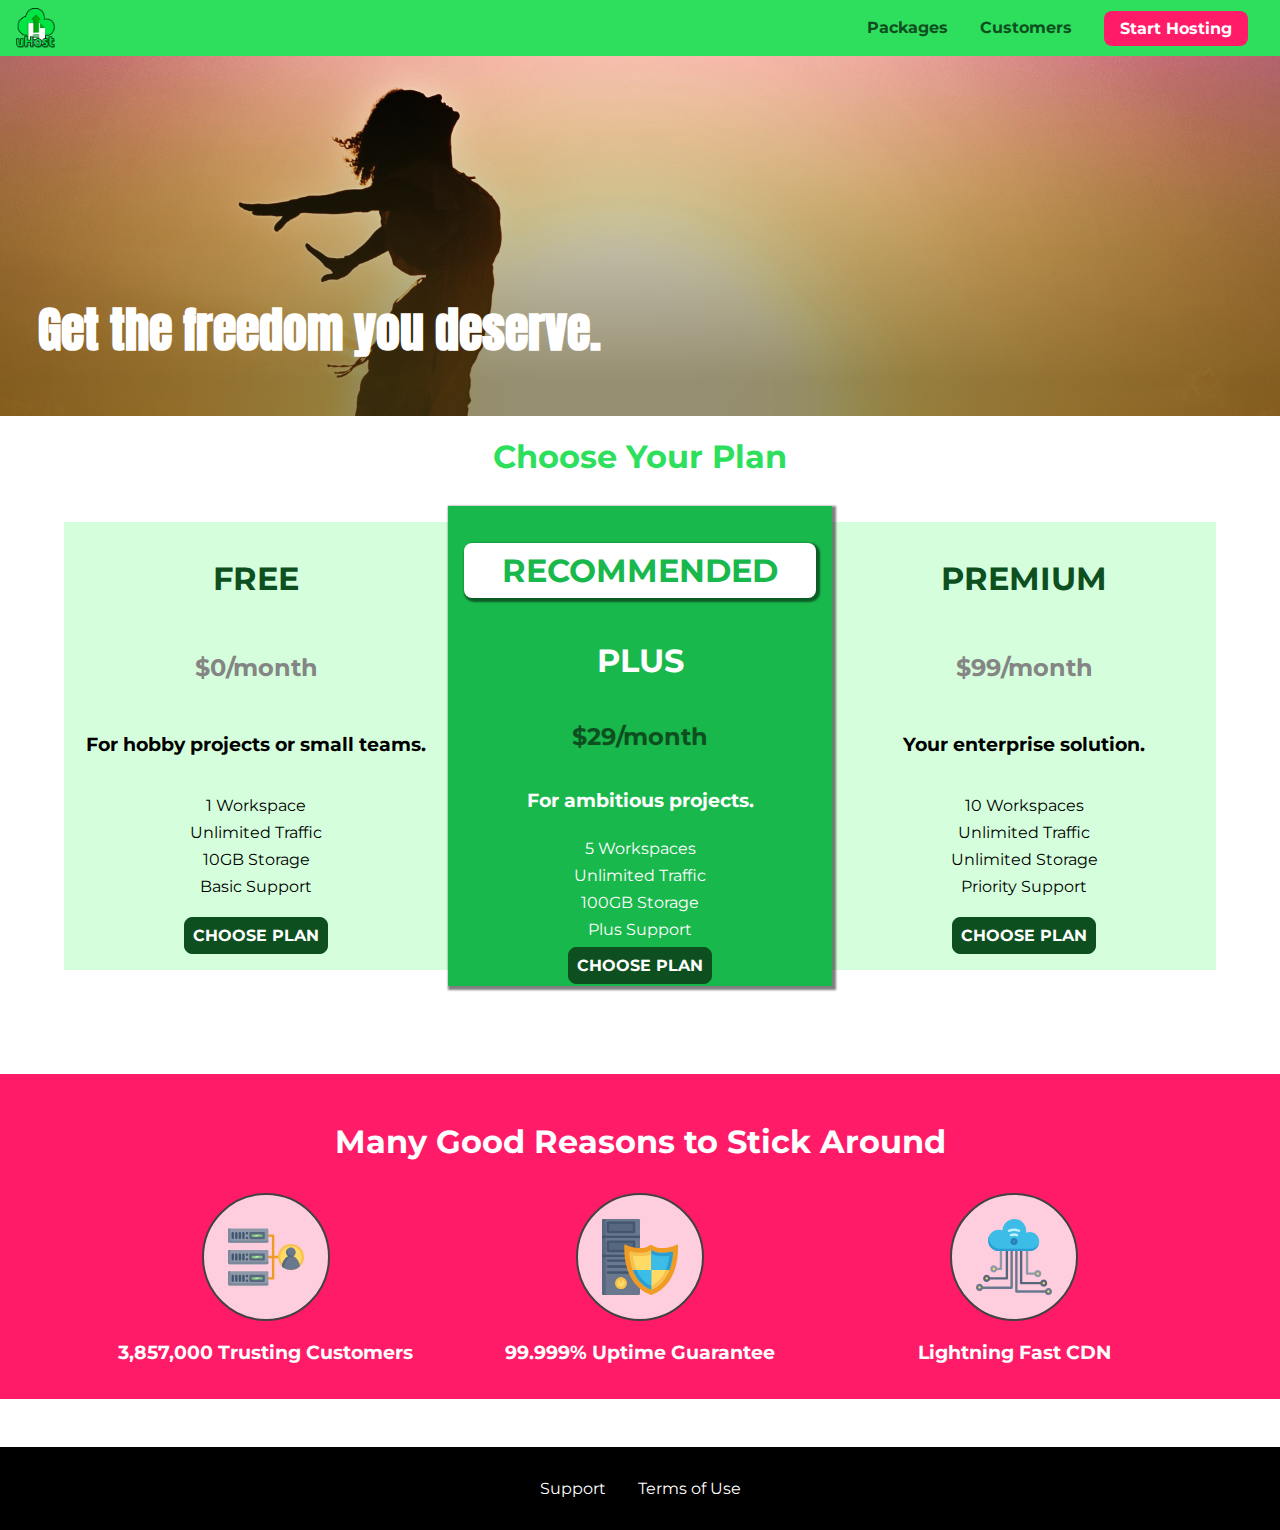
<file: index.html>
<!DOCTYPE html>
<html lang="en">

<head>
    <meta charset="UTF-8">
    <meta http-equiv="X-UA-Compatible" content="ie=edge">
    <meta name="viewport" content="width=device-width, initial-scale=1.0">
    <title>uHost</title>
    <link rel="shortcut icon" href="favicon.png">
    <link rel="stylesheet" href="shared.css">
    <link rel="stylesheet" href="main.css">
</head>

<body>
    <div class="backdrop"></div>
    <div class="modal">
        <h1 class="modal__title">Do you want to continue?</h1>
        <div class="modal__actions">
            <a href="start-hosting/index.html" class="modal__action">Yes!</a>
            <button class="modal__action modal__action--negative" type="button">No!</button>
        </div>
    </div>
    <header class="main-header">
        <div>
            <button class="toggle-button">
                <span class="toggle-button__bar"></span>
                <span class="toggle-button__bar"></span>
                <span class="toggle-button__bar"></span>
            </button>
            <a href="index.html" class="main-header__brand">
                <img src="images/uhost-icon.png" alt="uHost - Your favorite hosting company">
            </a>
        </div>
        <nav class="main-nav">
            <ul class="main-nav__items">
                <li class="main-nav__item">
                    <a href="packages/index.html">Packages</a>
                </li>
                <li class="main-nav__item">
                    <a href="customers/index.html">Customers</a>
                </li>
                <li class="main-nav__item main-nav__item--cta">
                    <a href="start-hosting/index.html">Start Hosting</a>
                </li>
            </ul>
        </nav>
    </header>
    <nav class="mobile-nav">
        <ul class="mobile-nav__items">
            <li class="mobile-nav__item">
                <a href="packages/index.html">Packages</a>
            </li>
            <li class="mobile-nav__item">
                <a href="customers/index.html">Customers</a>
            </li>
            <li class="mobile-nav__item mobile-nav__item--cta">
                <a href="start-hosting/index.html">Start Hosting</a>
            </li>
        </ul>
    </nav>
    <main>
        <section id="product-overview">
            <h1>Get the freedom you deserve.</h1>
        </section>
        <section id="plans">
            <h1 class="section-title">Choose Your Plan</h1>
            <div class="plan__list">
                <article class="plan">
                    <h1 class="plan__title">FREE</h1>
                    <h2 class="plan__price">$0/month</h2>
                    <h3>For hobby projects or small teams.</h3>
                    <ul class="plan__features">
                        <li class="plan__feature">1 Workspace</li>
                        <li class="plan__feature">Unlimited Traffic</li>
                        <li class="plan__feature">10GB Storage</li>
                        <li class="plan__feature">Basic Support</li>
                    </ul>
                    <div>
                        <button class="button">CHOOSE PLAN</button>
                    </div>
                </article>
                <article class="plan plan--highlighted">
                    <h1 class="plan__annotation">RECOMMENDED</h1>
                    <h1 class="plan__title">PLUS</h1>
                    <h2 class="plan__price">$29/month</h2>
                    <h3>For ambitious projects.</h3>
                    <ul class="plan__features">
                        <li class="plan__feature">5 Workspaces</li>
                        <li class="plan__feature">Unlimited Traffic</li>
                        <li class="plan__feature">100GB Storage</li>
                        <li class="plan__feature">Plus Support</li>
                    </ul>
                    <div>
                        <button class="button">CHOOSE PLAN</button>
                    </div>
                </article>
                <article class="plan">
                    <h1 class="plan__title">PREMIUM</h1>
                    <h2 class="plan__price">$99/month</h2>
                    <h3>Your enterprise solution.</h3>
                    <ul class="plan__features">
                        <li class="plan__feature">10 Workspaces</li>
                        <li class="plan__feature">Unlimited Traffic</li>
                        <li class="plan__feature">Unlimited Storage</li>
                        <li class="plan__feature">Priority Support</li>
                    </ul>
                    <div>
                        <button class="button">CHOOSE PLAN</button>
                    </div>
                </article>
            </div>
        </section>
        <section id="key-features">
            <h1 class="section-title">Many Good Reasons to Stick Around</h1>
            <ul class="key-feature__list">
                <li class="key-feature">
                    <div class="key-feature__image">
                        <svg viewBox="0 0 512 512">
                            <path style="fill:#F09B24;" d="M344,248h-32V112c0-4.418-3.582-8-8-8h-40c-4.418,0-8,3.582-8,8s3.582,8,8,8h32v128h-32  c-4.418,0-8,3.582-8,8s3.582,8,8,8h32v128h-32c-4.418,0-8,3.582-8,8s3.582,8,8,8h40c4.418,0,8-3.582,8-8V264h32c4.418,0,8-3.582,8-8  S348.418,248,344,248z"
                            />
                            <path style="fill:#8E9AA9;" d="M264,64H8c-4.418,0-8,3.582-8,8v80c0,4.418,3.582,8,8,8h256c4.418,0,8-3.582,8-8V72  C272,67.582,268.418,64,264,64z"
                            />
                            <path style="fill:#7C899B;" d="M24,144c-4.418,0-8-3.582-8-8V64H8c-4.418,0-8,3.582-8,8v80c0,4.418,3.582,8,8,8h256  c4.418,0,8-3.582,8-8v-8H24z"
                            />
                            <rect x="152" y="96" style="fill:#B8E3A8;" width="88" height="32" />
                            <g>
                                <polygon style="fill:#7EC97D;" points="152,96 152,128 166,128 198,96  " />
                                <polygon style="fill:#7EC97D;" points="220,96 188,128 240,128 240,96  " />
                            </g>
                            <path style="fill:#56677E;" d="M240,136h-88c-4.418,0-8-3.582-8-8V96c0-4.418,3.582-8,8-8h88c4.418,0,8,3.582,8,8v32  C248,132.418,244.418,136,240,136z M160,120h72v-16h-72V120z"
                            />
                            <g>
                                <path style="fill:#435670;" d="M32,136c-4.418,0-8-3.582-8-8V96c0-4.418,3.582-8,8-8s8,3.582,8,8v32C40,132.418,36.418,136,32,136z   "
                                />
                                <path style="fill:#435670;" d="M56,136c-4.418,0-8-3.582-8-8V96c0-4.418,3.582-8,8-8s8,3.582,8,8v32C64,132.418,60.418,136,56,136z   "
                                />
                                <path style="fill:#435670;" d="M80,136c-4.418,0-8-3.582-8-8V96c0-4.418,3.582-8,8-8s8,3.582,8,8v32C88,132.418,84.418,136,80,136z   "
                                />
                                <path style="fill:#435670;" d="M104,136c-4.418,0-8-3.582-8-8V96c0-4.418,3.582-8,8-8s8,3.582,8,8v32   C112,132.418,108.418,136,104,136z"
                                />
                                <path style="fill:#435670;" d="M128,105c-4.418,0-8-3.582-8-8v-1c0-4.418,3.582-8,8-8s8,3.582,8,8v1   C136,101.418,132.418,105,128,105z"
                                />
                                <path style="fill:#435670;" d="M128,136c-4.418,0-8-3.582-8-8v-1c0-4.418,3.582-8,8-8s8,3.582,8,8v1   C136,132.418,132.418,136,128,136z"
                                />
                            </g>
                            <path style="fill:#8E9AA9;" d="M264,208H8c-4.418,0-8,3.582-8,8v80c0,4.418,3.582,8,8,8h256c4.418,0,8-3.582,8-8v-80  C272,211.582,268.418,208,264,208z"
                            />
                            <path style="fill:#7C899B;" d="M24,288c-4.418,0-8-3.582-8-8v-72H8c-4.418,0-8,3.582-8,8v80c0,4.418,3.582,8,8,8h256  c4.418,0,8-3.582,8-8v-8H24z"
                            />
                            <rect x="152" y="240" style="fill:#B8E3A8;" width="88" height="32" />
                            <g>
                                <polygon style="fill:#7EC97D;" points="152,240 152,272 166,272 198,240  " />
                                <polygon style="fill:#7EC97D;" points="220,240 188,272 240,272 240,240  " />
                            </g>
                            <path style="fill:#56677E;" d="M240,280h-88c-4.418,0-8-3.582-8-8v-32c0-4.418,3.582-8,8-8h88c4.418,0,8,3.582,8,8v32  C248,276.418,244.418,280,240,280z M160,264h72v-16h-72V264z"
                            />
                            <g>
                                <path style="fill:#435670;" d="M32,280c-4.418,0-8-3.582-8-8v-32c0-4.418,3.582-8,8-8s8,3.582,8,8v32C40,276.418,36.418,280,32,280   z"
                                />
                                <path style="fill:#435670;" d="M56,280c-4.418,0-8-3.582-8-8v-32c0-4.418,3.582-8,8-8s8,3.582,8,8v32C64,276.418,60.418,280,56,280   z"
                                />
                                <path style="fill:#435670;" d="M80,280c-4.418,0-8-3.582-8-8v-32c0-4.418,3.582-8,8-8s8,3.582,8,8v32C88,276.418,84.418,280,80,280   z"
                                />
                                <path style="fill:#435670;" d="M104,280c-4.418,0-8-3.582-8-8v-32c0-4.418,3.582-8,8-8s8,3.582,8,8v32   C112,276.418,108.418,280,104,280z"
                                />
                                <path style="fill:#435670;" d="M128,249c-4.418,0-8-3.582-8-8v-1c0-4.418,3.582-8,8-8s8,3.582,8,8v1   C136,245.418,132.418,249,128,249z"
                                />
                                <path style="fill:#435670;" d="M128,280c-4.418,0-8-3.582-8-8v-1c0-4.418,3.582-8,8-8s8,3.582,8,8v1   C136,276.418,132.418,280,128,280z"
                                />
                            </g>
                            <path style="fill:#8E9AA9;" d="M264,352H8c-4.418,0-8,3.582-8,8v80c0,4.418,3.582,8,8,8h256c4.418,0,8-3.582,8-8v-80  C272,355.582,268.418,352,264,352z"
                            />
                            <path style="fill:#7C899B;" d="M24,432c-4.418,0-8-3.582-8-8v-72H8c-4.418,0-8,3.582-8,8v80c0,4.418,3.582,8,8,8h256  c4.418,0,8-3.582,8-8v-8H24z"
                            />
                            <rect x="152" y="384" style="fill:#B8E3A8;" width="88" height="32" />
                            <g>
                                <polygon style="fill:#7EC97D;" points="152,384 152,416 166,416 198,384  " />
                                <polygon style="fill:#7EC97D;" points="220,384 188,416 240,416 240,384  " />
                            </g>
                            <path style="fill:#56677E;" d="M240,424h-88c-4.418,0-8-3.582-8-8v-32c0-4.418,3.582-8,8-8h88c4.418,0,8,3.582,8,8v32  C248,420.418,244.418,424,240,424z M160,408h72v-16h-72V408z"
                            />
                            <g>
                                <path style="fill:#435670;" d="M32,424c-4.418,0-8-3.582-8-8v-32c0-4.418,3.582-8,8-8s8,3.582,8,8v32C40,420.418,36.418,424,32,424   z"
                                />
                                <path style="fill:#435670;" d="M56,424c-4.418,0-8-3.582-8-8v-32c0-4.418,3.582-8,8-8s8,3.582,8,8v32C64,420.418,60.418,424,56,424   z"
                                />
                                <path style="fill:#435670;" d="M80,424c-4.418,0-8-3.582-8-8v-32c0-4.418,3.582-8,8-8s8,3.582,8,8v32C88,420.418,84.418,424,80,424   z"
                                />
                                <path style="fill:#435670;" d="M104,424c-4.418,0-8-3.582-8-8v-32c0-4.418,3.582-8,8-8s8,3.582,8,8v32   C112,420.418,108.418,424,104,424z"
                                />
                                <path style="fill:#435670;" d="M128,393c-4.418,0-8-3.582-8-8v-1c0-4.418,3.582-8,8-8s8,3.582,8,8v1   C136,389.418,132.418,393,128,393z"
                                />
                                <path style="fill:#435670;" d="M128,424c-4.418,0-8-3.582-8-8v-1c0-4.418,3.582-8,8-8s8,3.582,8,8v1   C136,420.418,132.418,424,128,424z"
                                />
                            </g>
                            <path style="fill:#F7C14D;" d="M424,168c-48.523,0-88,39.477-88,88s39.477,88,88,88s88-39.477,88-88S472.523,168,424,168z" />
                            <path style="fill:#FFDB66;" d="M424,184c-39.701,0-72,32.299-72,72s32.299,72,72,72s72-32.299,72-72S463.701,184,424,184z" />
                            <path style="fill:#69788D;" d="M484.893,314.16C476.393,274.588,451.922,248,424,248s-52.393,26.588-60.893,66.16  c-0.605,2.82,0.354,5.749,2.511,7.664C381.731,336.124,402.465,344,424,344s42.269-7.876,58.381-22.176  C484.539,319.909,485.498,316.98,484.893,314.16z"
                            />
                            <path style="fill:#56677E;" d="M434.053,249.171C430.768,248.403,427.411,248,424,248c-27.922,0-52.393,26.588-60.893,66.16  c-0.605,2.82,0.354,5.749,2.511,7.664c3.383,3.002,6.979,5.703,10.734,8.125C384.904,286.243,407.373,255.378,434.053,249.171z"
                            />
                            <path style="fill:#69788D;" d="M424,192c-17.645,0-32,14.355-32,32s14.355,32,32,32s32-14.355,32-32S441.645,192,424,192z" />
                            <path style="fill:#56677E;" d="M432,248c-17.645,0-32-14.355-32-32c0-6.783,2.128-13.076,5.742-18.258  C397.444,203.53,392,213.138,392,224c0,17.645,14.355,32,32,32c10.862,0,20.471-5.444,26.258-13.742  C445.076,245.872,438.783,248,432,248z"
                            />

                        </svg>
                    </div>
                    <p class="key-feature__description">3,857,000 Trusting Customers</p>
                </li>
                <li class="key-feature">
                    <div class="key-feature__image">
                        <svg viewBox="0 0 512 512">
                            <path style="fill:#69788D;" d="M248,0H8C3.582,0,0,3.582,0,8v496c0,4.418,3.582,8,8,8h240c4.418,0,8-3.582,8-8V8  C256,3.582,252.418,0,248,0z"
                            />
                            <path style="fill:#56677E;" d="M24,504V8c0-4.418,3.582-8,8-8H8C3.582,0,0,3.582,0,8v496c0,4.418,3.582,8,8,8h24  C27.582,512,24,508.418,24,504z"
                            />
                            <g>
                                <rect x="0" y="112" style="fill:#435670;" width="256" height="16" />
                                <rect x="0" y="240" style="fill:#435670;" width="256" height="16" />
                            </g>
                            <path style="fill:#F7C14D;" d="M128,392c-22.056,0-40,17.944-40,40s17.944,40,40,40s40-17.944,40-40S150.056,392,128,392z" />
                            <path style="fill:#FFDB66;" d="M128,408c-13.233,0-24,10.767-24,24s10.767,24,24,24s24-10.767,24-24S141.233,408,128,408z" />
                            <path style="fill:#F7C14D;" d="M128,392c-2.739,0-5.414,0.278-8,0.805V424c0,4.418,3.582,8,8,8c4.418,0,8-3.582,8-8v-31.195  C133.414,392.278,130.739,392,128,392z"
                            />
                            <g>
                                <path style="fill:#435670;" d="M216,288H40c-4.418,0-8-3.582-8-8s3.582-8,8-8h176c4.418,0,8,3.582,8,8S220.418,288,216,288z"
                                />
                                <path style="fill:#435670;" d="M216,328H40c-4.418,0-8-3.582-8-8s3.582-8,8-8h176c4.418,0,8,3.582,8,8S220.418,328,216,328z"
                                />
                                <path style="fill:#435670;" d="M216,368H40c-4.418,0-8-3.582-8-8s3.582-8,8-8h176c4.418,0,8,3.582,8,8S220.418,368,216,368z"
                                />
                                <path style="fill:#435670;" d="M216,16H40c-4.418,0-8,3.582-8,8v64c0,4.418,3.582,8,8,8h176c4.418,0,8-3.582,8-8V24   C224,19.582,220.418,16,216,16z"
                                />
                            </g>
                            <rect x="48" y="32" style="fill:#56677E;" width="160" height="48" />
                            <path style="fill:#435670;" d="M216,144H40c-4.418,0-8,3.582-8,8v64c0,4.418,3.582,8,8,8h176c4.418,0,8-3.582,8-8v-64  C224,147.582,220.418,144,216,144z"
                            />
                            <rect x="48" y="160" style="fill:#56677E;" width="160" height="48" />
                            <path style="fill:#F09B24;" d="M511.747,180.237c-0.194-6.537-8.107-10.107-13.135-5.894c-5.6,4.693-42.904,21.282-98.514,21.282  c-33.45,0-64.625-20.999-64.929-21.206c-2.9-1.991-6.764-1.85-9.512,0.346c-2.677,2.135-27.201,20.86-63.793,20.86  c-55.607,0-92.914-16.589-98.515-21.282c-5.028-4.211-12.941-0.645-13.135,5.894c-1.634,54.834,4.655,105.941,18.693,151.903  c12.096,39.604,29.759,74.047,52.497,102.373c27.538,34.304,62.743,59.882,104.66,76.045c3.069,1.918,6.757,1.921,9.83,0  c41.917-16.163,77.122-41.741,104.66-76.045c22.738-28.326,40.401-62.77,52.497-102.373  C507.092,286.179,513.381,235.071,511.747,180.237z"
                            />
                            <path style="fill:#F7C14D;" d="M476.21,221.226c-1.953-1.631-4.568-2.235-7.036-1.628c-21.686,5.327-44.926,8.028-69.075,8.028  c-25.926,0-49.633-8.975-64.955-16.504c-2.307-1.134-5.016-1.091-7.284,0.116c-14.059,7.477-36.919,16.388-65.994,16.388  c-24.153,0-47.394-2.701-69.075-8.028c-5.155-1.268-10.221,2.966-9.894,8.261c2.077,33.693,7.668,65.635,16.616,94.935  c22.774,74.565,66.139,126.334,128.888,153.868c2.032,0.891,4.397,0.891,6.43,0c61.777-27.107,104.716-78.876,127.62-153.868  c8.948-29.3,14.539-61.241,16.616-94.935C479.224,225.319,478.163,222.856,476.21,221.226z"
                            />
                            <path style="fill:#FFDB66;" d="M331.609,451.727c-52.604-25.289-89.304-70.987-109.144-135.944  c-6.532-21.39-11.162-44.336-13.82-68.447c17.133,2.852,34.952,4.291,53.22,4.291c29.394,0,53.376-7.793,69.978-15.561  c17.44,7.736,41.656,15.561,68.256,15.561c18.267,0,36.085-1.439,53.219-4.291c-2.659,24.112-7.288,47.06-13.82,68.448  C419.545,381.108,383.27,426.805,331.609,451.727z"
                            />
                            <g>
                                <path style="fill:#2C9DD4;" d="M479.066,227.858c0.157-2.539-0.903-5.002-2.856-6.633s-4.568-2.235-7.036-1.628   c-21.686,5.327-44.926,8.028-69.075,8.028c-25.926,0-49.633-8.975-64.955-16.504c-1.057-0.52-2.2-0.78-3.345-0.806l-0.072,133.351   h123.601c2.556-6.746,4.933-13.702,7.123-20.874C471.398,293.493,476.989,261.552,479.066,227.858z"
                                />
                                <path style="fill:#2C9DD4;" d="M206.658,343.667c24.153,63.42,65.028,108.108,121.743,132.995c1.031,0.452,2.147,0.673,3.263,0.666   l0.063-133.661H206.658z"
                                />
                            </g>
                            <g>
                                <path style="fill:#3CBDE8;" d="M439.497,315.783c6.532-21.389,11.161-44.336,13.82-68.448c-17.134,2.852-34.952,4.291-53.219,4.291   c-26.6,0-50.815-7.824-68.256-15.561l-0.116,107.601h97.758C433.179,334.807,436.524,325.518,439.497,315.783z"
                                />
                                <path style="fill:#3CBDE8;" d="M232.523,343.667c21.144,50.298,54.363,86.56,99.087,108.06l0.117-108.06H232.523z" />
                            </g>
                        </svg>
                    </div>
                    <p class="key-feature__description">99.999% Uptime Guarantee</p>
                </li>
                <li class="key-feature">
                    <div class="key-feature__image">
                        <svg viewBox="0 0 512 512">
                            <path style="fill:#8E9AA9;" d="M168,200c-4.418,0-8,3.582-8,8v120h-17.376c-3.302-9.311-12.194-16-22.624-16  c-13.234,0-24,10.767-24,24s10.766,24,24,24c10.429,0,19.321-6.689,22.624-16H168c4.418,0,8-3.582,8-8V208  C176,203.582,172.418,200,168,200z"
                            />
                            <path style="fill:#FFDB66;" d="M120,328c-4.411,0-8,3.589-8,8s3.589,8,8,8s8-3.589,8-8S124.411,328,120,328z" />
                            <path style="fill:#56677E;" d="M208,200c-4.418,0-8,3.582-8,8v184H94.624C91.322,382.689,82.43,376,72,376  c-13.234,0-24,10.767-24,24s10.766,24,24,24c10.429,0,19.321-6.689,22.624-16H208c4.418,0,8-3.582,8-8V208  C216,203.582,212.418,200,208,200z"
                            />
                            <path style="fill:#FFDB66;" d="M72,392c-4.411,0-8,3.589-8,8s3.589,8,8,8s8-3.589,8-8S76.411,392,72,392z" />
                            <path style="fill:#69788D;" d="M240,208c-4.418,0-8,3.582-8,8v239H47.24c-2.671-10.34-12.078-18-23.24-18c-13.234,0-24,10.767-24,24  s10.766,24,24,24c9.666,0,18.009-5.747,21.809-14H240c4.418,0,8-3.582,8-8V216C248,211.582,244.418,208,240,208z"
                            />
                            <path style="fill:#FFDB66;" d="M24,453c-4.411,0-8,3.589-8,8s3.589,8,8,8s8-3.589,8-8S28.411,453,24,453z" />
                            <path style="fill:#69788D;" d="M488,464c-10.429,0-19.321,6.689-22.624,16H280V208c0-4.418-3.582-8-8-8s-8,3.582-8,8v280  c0,4.418,3.582,8,8,8h193.376c3.302,9.311,12.194,16,22.624,16c13.234,0,24-10.767,24-24S501.234,464,488,464z"
                            />
                            <path style="fill:#FFDB66;" d="M488,480c-4.411,0-8,3.589-8,8s3.589,8,8,8s8-3.589,8-8S492.411,480,488,480z" />
                            <path style="fill:#56677E;" d="M456,408c-10.429,0-19.321,6.689-22.624,16H312V208c0-4.418-3.582-8-8-8s-8,3.582-8,8v224  c0,4.418,3.582,8,8,8h129.376c3.302,9.311,12.194,16,22.624,16c13.234,0,24-10.767,24-24S469.234,408,456,408z"
                            />
                            <path style="fill:#FFDB66;" d="M456,424c-4.411,0-8,3.589-8,8s3.589,8,8,8s8-3.589,8-8S460.411,424,456,424z" />
                            <path style="fill:#8E9AA9;" d="M416,344c-10.429,0-19.321,6.689-22.624,16H352V208c0-4.418-3.582-8-8-8s-8,3.582-8,8v160  c0,4.418,3.582,8,8,8h49.376c3.302,9.311,12.194,16,22.624,16c13.234,0,24-10.767,24-24S429.234,344,416,344z"
                            />
                            <path style="fill:#FFDB66;" d="M416,360c-4.411,0-8,3.589-8,8s3.589,8,8,8s8-3.589,8-8S420.411,360,416,360z" />
                            <path style="fill:#3CBDE8;" d="M362,88c-8.741,0-17.231,1.751-25.06,5.085C337.646,88.797,338,84.43,338,80  c0-44.112-35.888-80-80-80c-42.823,0-77.895,33.816-79.909,76.149C170.393,73.415,162.244,72,154,72c-39.701,0-72,32.299-72,72  s32.299,72,72,72h208c35.29,0,64-28.71,64-64S397.29,88,362,88z"
                            />
                            <path style="fill:#2C9DD4;" d="M368,200H160c-39.701,0-72-32.299-72-72c0-5.863,0.721-11.559,2.05-17.019  C84.918,120.88,82,132.102,82,144c0,39.701,32.299,72,72,72h208c30.389,0,55.88-21.296,62.379-49.743  C413.565,186.327,392.352,200,368,200z"
                            />
                            <path style="fill:#2A7DB5;" d="M256,128c-13.234,0-24,10.767-24,24s10.766,24,24,24c13.233,0,24-10.767,24-24S269.233,128,256,128z"
                            />
                            <path style="fill:#2C9DD4;" d="M256,144c-4.411,0-8,3.589-8,8s3.589,8,8,8c4.411,0,8-3.589,8-8S260.411,144,256,144z" />
                            <g>
                                <path style="fill:#C5F1FA;" d="M221.755,87.695c-2.994,0-5.864-1.688-7.233-4.572c-1.894-3.991-0.194-8.763,3.798-10.657   C230.157,66.849,242.834,64,256,64c13.166,0,25.844,2.849,37.68,8.466c3.992,1.895,5.692,6.666,3.798,10.657   s-6.666,5.692-10.657,3.798C277.144,82.328,266.774,80,256,80c-10.774,0-21.144,2.328-30.821,6.921   C224.072,87.446,222.904,87.695,221.755,87.695z"
                                />
                                <path style="fill:#C5F1FA;" d="M276.545,116.618c-1.148,0-2.316-0.249-3.424-0.774C267.745,113.293,261.985,112,256,112   c-5.985,0-11.745,1.293-17.121,3.844c-3.991,1.895-8.763,0.192-10.657-3.798c-1.894-3.992-0.193-8.764,3.798-10.657   C239.557,97.813,247.625,96,256,96c8.376,0,16.444,1.813,23.98,5.389c3.991,1.894,5.692,6.665,3.798,10.657   C282.41,114.93,279.539,116.618,276.545,116.618z"
                                />
                            </g>

                        </svg>
                    </div>
                    <p class="key-feature__description">Lightning Fast CDN</p>
                </li>
            </ul>
        </section>
    </main>
    <footer class="main-footer">
        <nav>
            <ul class="main-footer__links">
                <li class="main-footer__link">
                    <a href="#">Support</a>
                </li>
                <li class="main-footer__link">
                    <a href="#">Terms of Use</a>
                </li>
            </ul>
        </nav>
    </footer>
    <script src="shared.js"></script>
</body>

</html>
</file>
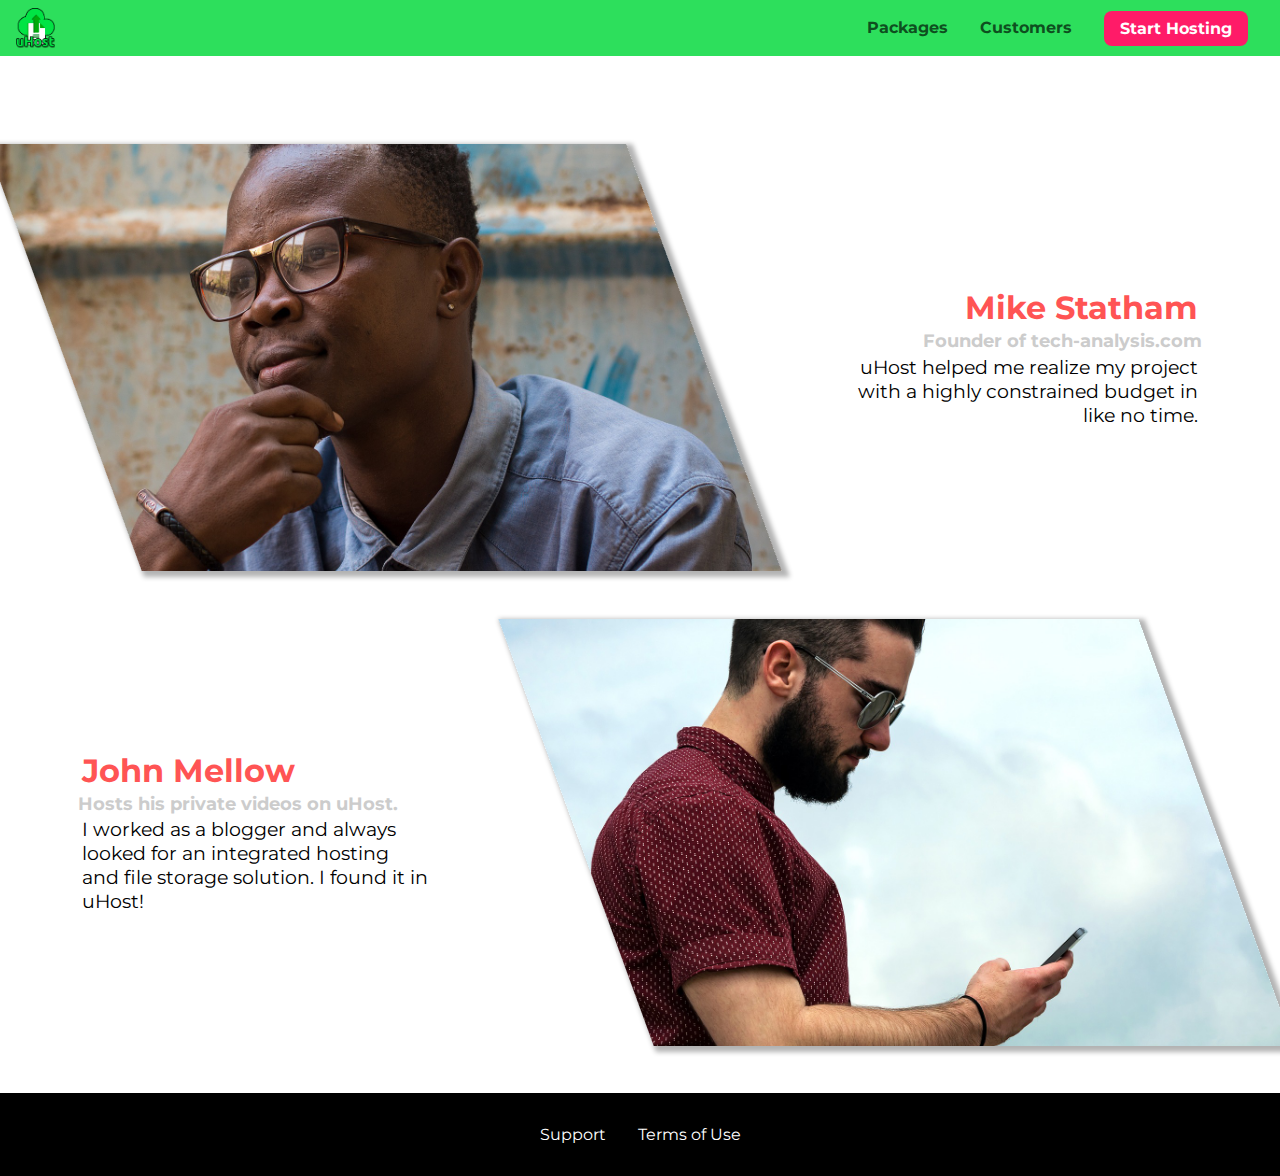
<file: customers/index.html>
<!DOCTYPE html>
<html lang="en">

<head>
    <meta charset="UTF-8">
    <meta name="viewport" content="width=device-width, initial-scale=1.0">
    <meta http-equiv="X-UA-Compatible" content="ie=edge">
    <title>uHost Customers</title>
    <link rel="shortcut icon" href="../favicon.png">
    <link rel="stylesheet" href="../shared.css">
    <link rel="stylesheet" href="customers.css">
</head>

<body>
    <div class="backdrop"></div>
    <header class="main-header">
        <div>
            <button class="toggle-button">
                <span class="toggle-button__bar"></span>
                <span class="toggle-button__bar"></span>
                <span class="toggle-button__bar"></span>
            </button>
            <a href="../index.html" class="main-header__brand">
                <img src="../images/uhost-icon.png" alt="uHost - Your favorite hosting company">
            </a>
        </div>
        <nav class="main-nav">
            <ul class="main-nav__items">
                <li class="main-nav__item">
                    <a href="../packages/index.html">Packages</a>
                </li>
                <li class="main-nav__item">
                    <a href="index.html">Customers</a>
                </li>
                <li class="main-nav__item main-nav__item--cta">
                    <a href="../start-hosting/index.html">Start Hosting</a>
                </li>
            </ul>
        </nav>
    </header>
    <nav class="mobile-nav">
        <ul class="mobile-nav__items">
            <li class="mobile-nav__item">
                <a href="../packages/index.html">Packages</a>
            </li>
            <li class="mobile-nav__item">
                <a href="index.html">Customers</a>
            </li>
            <li class="mobile-nav__item mobile-nav__item--cta">
                <a href="../start-hosting/index.html">Start Hosting</a>
            </li>
        </ul>
    </nav>
    <main>
        <div>
            <div class="testimonial" id="customer-1">
                <div class="testimonial__image-container">
                    <img src="../images/customer-1.jpg" alt="Mike Statham - Customer" class="testimonial__image">
                </div>
                <div class="testimonial__info">
                    <h1 class="testimonial__name">Mike Statham</h1>
                    <h2 class="testimonial__subtitle">Founder of
                        <a href="tech-analysis.com">tech-analysis.com</a>
                    </h2>
                    <p class="testimonial__text">uHost helped me realize my project with a highly constrained budget in like no time.</p>
                </div>
            </div>
            <div class="testimonial" id="customer-2">

                <div class="testimonial__info">
                    <h1 class="testimonial__name">John Mellow</h1>
                    <h2 class="testimonial__subtitle">Hosts his private videos on uHost.
                    </h2>
                    <p class="testimonial__text">I worked as a blogger and always looked for an integrated hosting and file storage solution. I found
                        it in uHost!
                    </p>
                </div>
                <div class="testimonial__image-container">
                    <img src="../images/customer-2.jpg" alt="John Mellow - Customer" class="testimonial__image">
                </div>
            </div>
        </div>
    </main>
    <footer class="main-footer">
        <nav>
            <ul class="main-footer__links">
                <li class="main-footer__link">
                    <a href="#">Support</a>
                </li>
                <li class="main-footer__link">
                    <a href="#">Terms of Use</a>
                </li>
            </ul>
        </nav>
    </footer>
    <script src="../shared.js"></script>
</body>

</html>
</file>
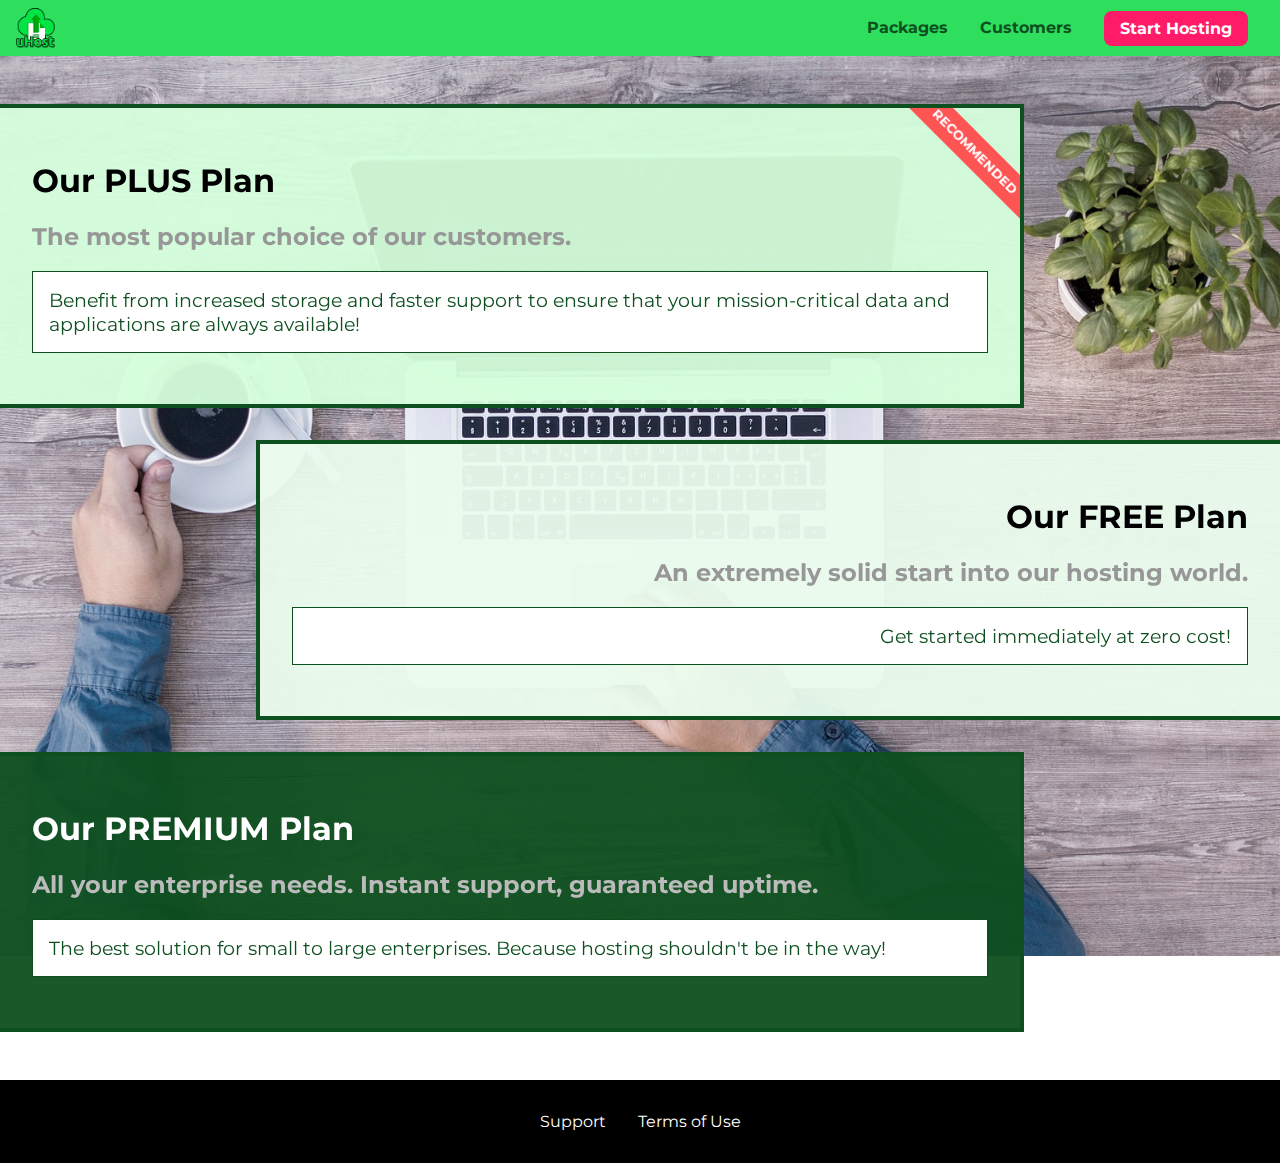
<file: packages/index.html>
<!DOCTYPE html>
<html lang="en">

<head>
    <meta charset="UTF-8">
    <meta http-equiv="X-UA-Compatible" content="ie=edge">
    <meta name="viewport" content="width=device-width, initial-scale=1.0">
    <title>uHost</title>
    <link rel="shortcut icon" href="../favicon.png">
    <link rel="stylesheet" href="../shared.css">
    <link rel="stylesheet" href="packages.css">
</head>

<body>
    <div class="backdrop"></div>
    <div class="background"></div>
    <header class="main-header">
        <div>
            <button class="toggle-button">
                <span class="toggle-button__bar"></span>
                <span class="toggle-button__bar"></span>
                <span class="toggle-button__bar"></span>
            </button>
            <a href="../index.html" class="main-header__brand">
                <img src="../images/uhost-icon.png" alt="uHost - Your favorite hosting company">
            </a>
        </div>
        <nav class="main-nav">
            <ul class="main-nav__items">
                <li class="main-nav__item">
                    <a href="index.html">Packages</a>
                </li>
                <li class="main-nav__item">
                    <a href="../customers/index.html">Customers</a>
                </li>
                <li class="main-nav__item main-nav__item--cta">
                    <a href="../start-hosting/index.html">Start Hosting</a>
                </li>
            </ul>
        </nav>
    </header>
    <nav class="mobile-nav">
        <ul class="mobile-nav__items">
            <li class="mobile-nav__item">
                <a href="index.html">Packages</a>
            </li>
            <li class="mobile-nav__item">
                <a href="../customers/index.html">Customers</a>
            </li>
            <li class="mobile-nav__item mobile-nav__item--cta">
                <a href="../start-hosting/index.html">Start Hosting</a>
            </li>
        </ul>
    </nav>
    <main>
        <section class="package" id="plus">
            <a href="#">
                <h1 class="package__title">Our PLUS Plan</h1>
                <h2 class="package__badge">RECOMMENDED</h2>
                <h2 class="package__subtitle">The most popular choice of our customers.</h2>
                <p class="package__info">Benefit from increased storage and faster support to ensure that your mission-critical data and applications
                    are always available!</p>
            </a>
        </section>
        <section class="package" id="free">
            <a href="#">
                <h1 class="package__title">Our FREE Plan</h1>
                <h2 class="package__subtitle">An extremely solid start into our hosting world.</h2>
                <p class="package__info">Get started immediately at zero cost!</p>
            </a>
        </section>
        <div class="clearfix"></div>
        <section class="package" id="premium">
            <a href="#">
                <h1 class="package__title">Our PREMIUM Plan</h1>
                <h2 class="package__subtitle">All your enterprise needs. Instant support, guaranteed uptime. </h2>
                <p class="package__info">The best solution for small to large enterprises. Because hosting shouldn't be in the way!</p>
            </a>
        </section>
    </main>
    <footer class="main-footer">
        <nav>
            <ul class="main-footer__links">
                <li class="main-footer__link">
                    <a href="#">Support</a>
                </li>
                <li class="main-footer__link">
                    <a href="#">Terms of Use</a>
                </li>
            </ul>
        </nav>
    </footer>
    <script src="../shared.js"></script>
</body>

</html>
</file>
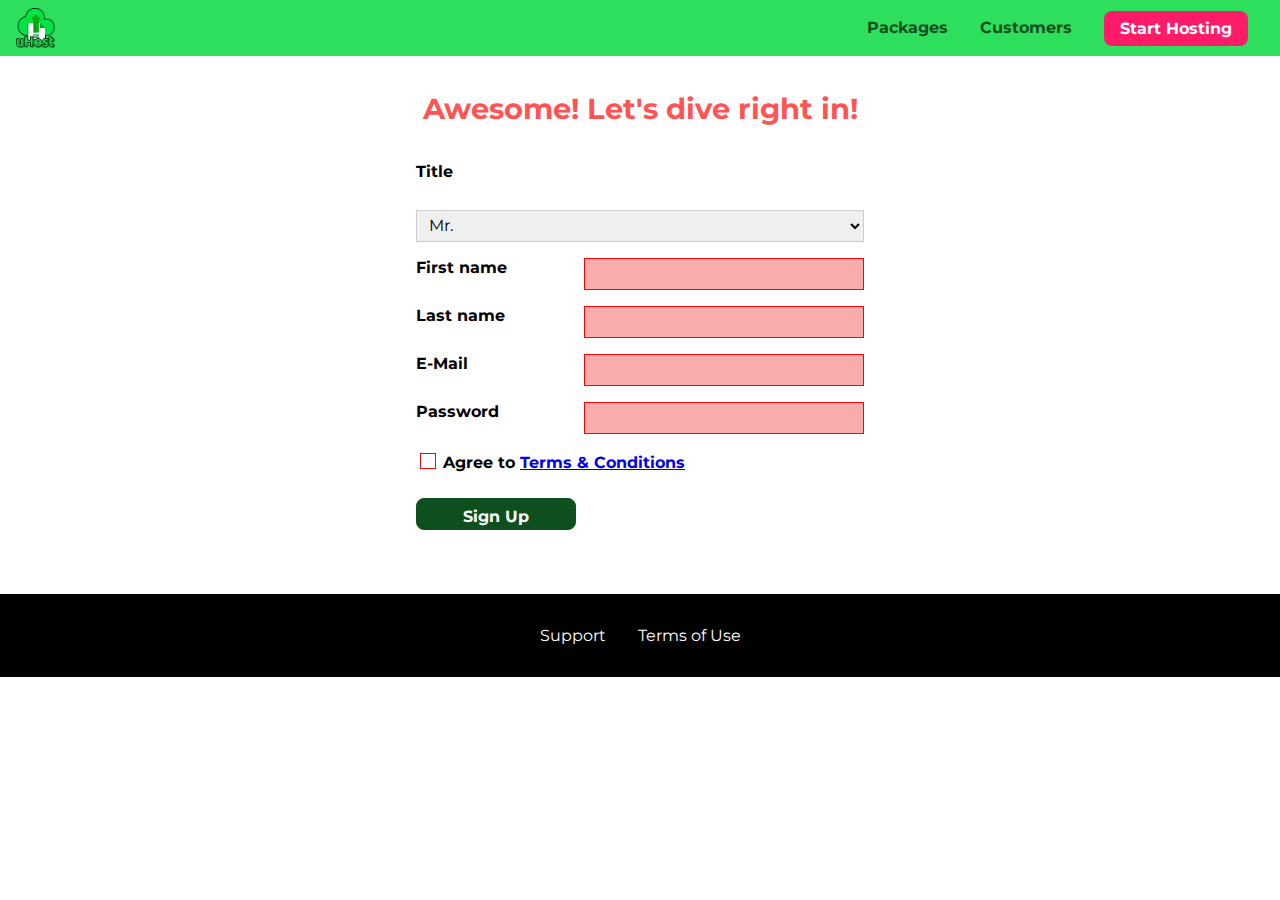
<file: start-hosting/index.html>
<!DOCTYPE html>
<html lang="en">

<head>
    <meta charset="UTF-8">
    <meta name="viewport" content="width=device-width, initial-scale=1.0">
    <meta http-equiv="X-UA-Compatible" content="ie=edge">
    <title>uHost Signup</title>
    <link rel="shortcut icon" href="../favicon.png">
    <link rel="stylesheet" href="../shared.css">
    <link rel="stylesheet" href="start-hosting.css">
</head>

<body>
    <div class="backdrop"></div>
    <header class="main-header">
        <div>
            <button class="toggle-button">
                <span class="toggle-button__bar"></span>
                <span class="toggle-button__bar"></span>
                <span class="toggle-button__bar"></span>
            </button>
            <a href="../index.html" class="main-header__brand">
                <img src="../images/uhost-icon.png" alt="uHost - Your favorite hosting company">
            </a>
        </div>
        <nav class="main-nav">
            <ul class="main-nav__items">
                <li class="main-nav__item">
                    <a href="../packages/index.html">Packages</a>
                </li>
                <li class="main-nav__item">
                    <a href="../customers/index.html">Customers</a>
                </li>
                <li class="main-nav__item main-nav__item--cta">
                    <a href="index.html">Start Hosting</a>
                </li>
            </ul>
        </nav>
    </header>
    <nav class="mobile-nav">
        <ul class="mobile-nav__items">
            <li class="mobile-nav__item">
                <a href="../packages/index.html">Packages</a>
            </li>
            <li class="mobile-nav__item">
                <a href="../customers/index.html">Customers</a>
            </li>
            <li class="mobile-nav__item mobile-nav__item--cta">
                <a href="index.html">Start Hosting</a>
            </li>
        </ul>
    </nav>
    <main class="signup-page">
        <h1 class="signup-title">Awesome! Let's dive right in!</h1>
        <form action="index.html" class="signup-form">
            <label id="lbltitle" for="title">Title</label>
            <select id="title">
                <option value="mr">Mr.</option>
                <option value="ms">Ms.</option>
            </select>
            <label for="first-name">First name</label>
            <input type="text" id="first-name" required>
            <label for="last-name">Last name</label>
            <input type="text" id="last-name" required>
            <label for="email">E-Mail</label>
            <input type="email" id="email" required>
            <label for="password">Password</label>
            <input type="password" id="password" required>
            <div class="signup-form__checkbox">
                <input type="checkbox" id="agree-terms" required>
                <label for="agree-terms">Agree to
                    <a href="#">Terms &amp; Conditions</a>
                </label>
            </div>            
            <button type="submit" class="button">Sign Up</button>
        </form>
    </main>
    <footer class="main-footer">
        <nav>
            <ul class="main-footer__links">
                <li class="main-footer__link">
                    <a href="#">Support</a>
                </li>
                <li class="main-footer__link">
                    <a href="#">Terms of Use</a>
                </li>
            </ul>
        </nav>
    </footer>
    <script src="../shared.js"></script>
</body>

</html>
</file>
<file: shared.css>
@import url('https://fonts.googleapis.com/css?family=Roboto:100,400,900');
@import url('https://fonts.googleapis.com/css?family=Anton');
@import url('https://fonts.googleapis.com/css?family=Montserrat:400,700');

:root{
  --dark-green: #0e4f1f;
  --highlight-color: #ff1b68;
}

* {
  box-sizing: border-box;
}

html{
  height: 100%;
}

body {
  font-family: "Montserrat", sans-serif;
  margin: 0;  
  padding-top: 3.5rem;
  
}

@supports (display: grid;){
  body {   
    display: grid;
    grid-template-rows: 3.5rem auto fit-content(8rem);
    grid-template-areas: "header"
                         "main"
                         "footer";
    padding-top: 0;
    height: 100%;
  }
}

main {
  /*grid-row: 2/3;*/
  grid-area: main;
}

.backdrop {
  display: none;
  position: fixed;
  opacity: 0;
  top: 0;
  left: 0;
  z-index: 100;
  width: 100vw;
  height: 100vh;
  background: rgba(0, 0, 0, 0.5);
  transition: opacity 0.2s linear;
}

.main-header {
  width: 100%;
  position: fixed;
  top: 0;
  left: 0;
  background: #2ddf5c;
  padding: 0.5rem 1rem;
  z-index: 60;
  display: flex;
  align-items: center;
  justify-content: space-between;
}

.toggle-button {
  width: 3rem;
  background: transparent;
  border: none;
  cursor: pointer;
  padding-top: 0;
  padding-bottom: 0;
  vertical-align: middle;
}

.toggle-button:focus {
  outline: none;
}

.toggle-button__bar {
  width: 100%;
  height: 0.2rem;
  background: black;
  display: block;
  margin: 0.6rem 0;
}

.main-header__brand {
  color: var(--dark-green);
  text-decoration: none;
  font-weight: bold;
  /* width: 20px; */
}

.main-header__brand img {
  height: 2.5rem;
  vertical-align: middle;
  /* width: 100%; */
}

.main-nav {
  display: none;
}

.main-nav__items {
  margin: 0;
  padding: 0;
  list-style: none;
  display: flex;
}

.main-nav__item {
  margin: 0 1rem;
}

.main-nav__item a,
.mobile-nav__item a {
  text-decoration: none;
  color: var(--dark-green);
  font-weight: bold;
  padding: 0.2rem 0;
}

.main-nav__item a:hover,
.main-nav__item a:active {
  color: white;
  border-bottom: 5px solid white;
}

.main-nav__item--cta {
  animation: wiggle 400ms 1s 8 ease-out none;

}

.main-nav__item--cta a,
.mobile-nav__item--cta a {
  color: white;
  background: var(--highlight-color);
  padding: 0.5rem 1rem;
  border-radius: 8px;
}

.main-nav__item--cta a:hover,
.main-nav__item--cta a:active,
.mobile-nav__item--cta a:hover,
.mobile-nav__item--cta a:active {
  color: var(--highlight-color);
  background: white;
  border: none;
}

@media (min-width: 40rem) {
  .toggle-button {
    display: none;
  }

  .main-nav {
    display: flex;
  }
}

.main-footer {
  background: black;
  padding: 2rem;
  margin-top: 3rem;
  grid-row: 3/4;
  grid-area: footer;
}

.main-footer__links {
  list-style: none;
  margin: 0;
  padding: 0;
  display: flex;
  flex-direction: column;
  align-items: center;
}

.main-footer__link {
  margin: 0.5rem 0;
}

.main-footer__link a {
  color: white;
  text-decoration: none;
}

.main-footer__link a:hover,
.main-footer__link a:active {
  color: #ccc;
}

.mobile-nav {
  transform: translateX(-100%);
  opacity: 0;
  position: fixed;
  z-index: 101;
  top: 0;
  left: 0;
  background: white;
  width: 80%;
  height: 100vh;
  transition: transform 300ms ease-out;
}

.mobile-nav__items {
  width: 90%;
  height: 100%;
  list-style: none;
  margin: 0 auto;
  padding: 0;
  display: flex;
  flex-direction: column;
  justify-content: center;
  align-items: center;
}

.mobile-nav__item {
  margin: 1rem 0;
}

.mobile-nav__item a {
  font-size: 1.5rem;
}

.button {
  background: var(--dark-green);
  color: white;
  font: inherit;
  border: 1.5px solid var(--dark-green);
  padding: 0.5rem;
  border-radius: 8px;
  font-weight: bold;
  cursor: pointer;
}

.button:hover,
.button:active {
  background: white;
  color: var(--dark-green);;
}

.button:focus {
  outline: none;
}

.button[disabled] {
  cursor: not-allowed;
  border: #a1a1a1;
  background: #ccc;
  color: #a1a1a1;
} 

.open {
    display: block !important;
    opacity: 1 !important;
    transform: translateY(0) !important;
}

@media (min-width: 40rem) {
  .main-footer__link {
    margin: 0 1rem;
  }

  .main-footer__links {
    flex-direction: row;
    justify-content: center;
  }
}

@keyframes wiggle{
  0% {
    transform: rotateZ(0);
  }
  50% {
    transform: rotateZ(-10deg);
  }
  100% {
    transform: rotateZ(10deg);
  }
}
</file>
<file: main.css>
#product-overview {
  background: linear-gradient(to top, rgba(80, 68, 18, 0.6) 10%, transparent),
    url("images/freedom.jpg") center/cover no-repeat border-box,
    #ff1b68;
  /* background-image: url("freedom.jpg");
    background-size: cover;
    background-position: left 10% bottom 20%; */
  /* background-repeat: no-repeat;
    background-origin: border-box;
    background-clip: border-box; */
  /* background-image: linear-gradient(180deg, red 70%, blue 60%, rgba(0,0,0,0.5)); */
  /* background-image: radial-gradient(ellipse farthest-corner at 20% 50%, red, blue 70%, green); */
  width: 100vw;
  height: 33vh;
  /* border: 5px dashed red; */
  position: relative;
}

#product-overview h1 {
  color: white;
  font-family: "Anton", sans-serif;
  position: absolute;
  bottom: 5%;
  left: 3%;
  font-size: 1.6rem;
}

@media (min-width: 40rem) and (min-height: 40rem) {
  #product-overview {
    height: 40vh;
    background-position: 50% 25%;
  }

  #product-overview h1 {
    font-size: 3rem;
  }
}

.section-title {
  color: #2ddf5c;
  text-align: center;
}

.plan {
  background: #d5ffdc;
  text-align: center;
  padding: 1rem;
  margin: 0.5rem 0;
  width: 100%;
}

.plan--highlighted {
  background: #19b84c;
  color: white;
}

.plan__annotation {
  background: white;
  color: #19b84c;
  padding: 0.5rem;
  box-shadow: 2px 2px 2px 2px rgba(0, 0, 0, 0.5);
  border-radius: 8px;
}

.plan__title {
  color: #0e4f1f;
}

.plan__price {
  color: #858585;
}

.plan--highlighted .plan__title {
  color: white;
}

.plan--highlighted .plan__price {
  color: #0e4f1f;
}

.plan__features {
  list-style: none;
  margin: 0;
  padding: 0;
}

.plan__feature {
  margin: 0.5rem 0;
}

@media (min-width: 40rem) {
  .plan__list { 
    width: 100%;
    display: flex;
    justify-content: center;
    align-items: center;
  }

  .plan {
    width: 30%;
    min-width: 13rem;
    max-width: 25rem;
    display: flex;
    flex-direction: column;
    justify-content: space-between;
    height: 28rem;
  }

  .plan--highlighted {
    box-shadow: 2px 2px 2px 2px rgba(0, 0, 0, 0.5);
    height: 30rem;
    z-index: 50;
  }
}

#key-features {
  background: #ff1b68;
  margin-top: 5rem;
  padding: 1rem;
}

#key-features .section-title {
  color: white;
  margin: 2rem;
}

.key-feature__list {
  list-style: none;
  margin: 0;
  padding: 0;
  text-align: center;
}

.key-feature__image {
  background: #ffcede;
  width: 128px;
  height: 128px;
  border: 2px solid #424242;
  border-radius: 50%;
  margin: auto;
  padding: 1.5rem;
}

.key-feature__description {
  text-align: center;
  font-weight: bold;
  color: white;
  font-size: 1.2rem;
}

@media (min-width: 40rem) {
  .key-feature {
    width: 30%;
    max-width: 25rem;
  }

  .key-feature__list {
    display: flex;
    justify-content: center;
  }
}

/* h1 {
    font-family: sans-serif;
} */

.modal {
  position: fixed;
  opacity: 0;
  transform: translateY(-3rem);
  transition: opacity 200ms ease-out, transform 500ms cubic-bezier(0.55, 0.055, 0.675, 0.19);
  z-index: 200;
  top: 20%;
  left: 30%;
  width: 40%;
  background: white;
  padding: 1rem;
  border: 1px solid #ccc;
  box-shadow: 1px 1px 1px rgba(0, 0, 0, 0.5);
}

.modal__title {
  text-align: center;
  margin: 0 0 1rem 0;
}

.modal__actions {
  text-align: center;
}

.modal__action {
  border: 1px solid #0e4f1f;
  background: #0e4f1f;
  text-decoration: none;
  color: white;
  font: inherit;
  padding: 0.5rem 1rem;
  cursor: pointer;
}

.modal__action:hover,
.modal__action:active {
  background: #2ddf5c;
  border-color: #2ddf5c;
}

.modal__action--negative {
  background: red;
  border-color: red;
}

.modal__action--negative:hover,
.modal__action--negative:active {
  background: #ff5454;
  border-color: #ff5454;
}
</file>
<file: customers/customers.css>
main {
  padding-top: 2.5rem;
}

.testimonial {
    font-size: 1.2rem;
  }
  
  /*.testimonial__list {
    width: 80%;
    margin: auto;
  }*/

  .testimonial__image-container {
    width: 60%;
    max-width: 40rem;
    box-shadow: 3px 3px 5px 3px rgba(0,0,0,0.3);
    transform: skewX(20deg);
    overflow: hidden;
  }

  #customer-1:hover .testimonial__image-container{
    animation: flip-customer 1s ease-out forwards;
  }

  .testimonial__image {
    width: 100%;
    vertical-align: top;
    transform: skewX(-20deg) scale(1.4);
  }
  
  .testimonial__info {
    text-align: right;
    padding: 0.9rem;
  }
  
  #customer-2.testimonial {
    text-align: right;
  }
  
  #customer-2 .testimonial__info {
    text-align: left;
  }
  
  .testimonial__name {
    margin: 0.2rem;
    color: #ff5454;
    font-size: 2rem;
  }
  
  .testimonial__subtitle {
    margin: 0;
    font-size: 1.1rem;
    color: #ccc;
  }
  
  .testimonial__subtitle a {
    color: inherit;
    text-decoration: none;
  }
  
  .testimonial__subtitle a:hover,
  .testimonial__subtitle a:active {
    color: #7a7a7a;
  }

  .testimonial__text {
    margin: 0.2rem;
  }

  @media (min-width: 40rem) {
    .testimonial {
      margin: 3rem auto;
      max-width: 1500px;
      display: flex;
      align-items: center;
      justify-content: space-around;
    }

    .testimonial__image-container {
      width: 66%;
    }

    .testimonial__info {
      width: 30%;
    }
  }
  
  @keyframes flip-customer{
    0%{
      transform: rotateY(0) skew(20deg);
    }
    50%{
      transform: rotateY(160deg) skew(20deg);
    }
    100%{
      transform: rotateY(360deg) skew(20deg);

    }
  }
</file>
<file: packages/packages.css>
@font-face {
    font-family: "AnonymousPro";
    src: url("anonymousPro-Regular.ttf") format("truetype");
}

@font-face {
    font-family: "AnonymousPro";
    src: url("anonymousPro-Bold.ttf");
    font-weight: 700;
}

main {
    padding-top: 2rem;
}

.background {
    background: url("../images/plans-background.jpg") center/cover;
    filter: grayscale(40%);
    width: 100vw;
    height: 100vh;
    position: fixed;
    z-index: -1;
}

.package {
    width: 80%;
    margin: 1rem 0;
    border: 4px solid #0e4f1f;
    border-left: none;
    position: relative;
    overflow: hidden;
}

.package:hover,
.package:active {
    box-shadow: 2px 2px 4px rgba(0,0,0,0.5);
    border-color: #ff5454;
    /* border-color: #ff5454 !important; */
    animation: push-up 1s ease-out forwards;
    
}

.package a {
    text-decoration: none;
    color: inherit;
    display: block;
    padding: 2rem;
}

.package__badge {
    position: absolute;
    top: 0;
    right: 0;
    margin: 0;
    font-size: 0.8rem;
    color: white;
    background: #ff5454;
    padding: 0.5rem;
    transform: rotateZ(45deg) translateX(3.5rem) translateY(-1rem);
    transform-origin: center;
    width: 12rem;
    text-align: center;
}

.package__subtitle {
    color: #979797;
}

.package__info {
    padding: 1rem;
    border: 1px solid #0e4f1f;
    color: #0e4f1f;
    background: white;
    font-size: 1.2rem;
    /* font-style font-variant font-weight font-size/line-height font-family*/
}

.clearfix {
    clear: both;
}

#plus {
    background: rgba(213, 255, 220, 0.95);
}

#free {
    background: rgba(234, 252, 237, 0.95);
    float: right;
    border-right: none;
    border-left: 4px solid #0e4f1f;
    text-align: right;
}

#free:hover,
#free:active {
    border-left-color: #ff5454;
}

#premium {
    background: rgba(14, 79, 31, 0.95);
}

#premium .package__title {
    color: white;
}

#premium .package__subtitle {
    color: #bbb;
}

@media (min-width: 40rem) {
    main {
      max-width: 1500px;
      margin-left: auto;
      margin-right: auto;
    }
}

@media (min-width: 1500px) {
    .package {
      border-left: 4px solid #0e4f1f;
    }

    #free {
      border-right: 4px solid #0e4f1f;
    }

    #free:hover,
    #free:active {
      border-right-color: #ff5454;
    }
}

@keyframes push-up{
    0%{
        transform: translateY(0);
    }
    33%{
        transform: translateY(-1.5rem);
    }
    100%{
        transform: translateY(-1rem);
    }
}
</file>
<file: start-hosting/start-hosting.css>
main {
    padding-top: 1rem;
}

.signup-title {
    text-align: center;
    font-size: 1.8rem;
    color: #ff5454;
}

.signup-form {
    padding: 1rem;
    display: grid;
    grid-auto-rows: 2rem;
    grid-row-gap: 0.5;
}

.signup-form label {
    font-weight: bold;
}

.signup-form label,
.signup-form input,
.signup-form select {
    display: block;
    width: 100%;
}

/* .signup-form input[type="checkbox"] */
.signup-form input[id*="terms"],
.signup-form input[id*="terms"] + label {
    display: inline-block;
    width: auto;
    vertical-align: bottom;
}

.signup-form input:not([type="checkbox"]),
.signup-form select {
    border: 1px solid #ccc;
    padding: 0.2rem 0.5rem;
    font: inherit;
}

.signup-form input:focus,
.signup-form select:focus {
    outline: none;
    background: #d8f3df;
    border-color: #2ddf5c;
}

.signup-form input[type="checkbox"] {
    border: 1px solid #ccc;
    background: white;
    width: 1rem;
    height: 1rem;
    -webkit-appearance: none;
    -moz-appearance: none;
    appearance: none;
}

.signup-form input[type="checkbox"]:checked {
    background: #2ddf5c;
    border: #0e4f1f;
}

.signup-form input.invalid,
.signup-form select.invalid,
.signup-form :invalid {
    border-color: red !important;
    background: #faacac;
}

.signup-form button[type="submit"] {
    display: block;
}

@media (min-width: 40rem) {
    .signup-form {
        margin: auto;
        width: 30rem;
        grid-template-columns: 10rem auto;
        grid-row-gap: 1rem;
        grid-column-gap: 0.5rem;
    }

    .signup-form__checkbox{
        grid-column: span 2;

    }  
    
    #title{
       grid-column: span 2;
    }
}
</file>
